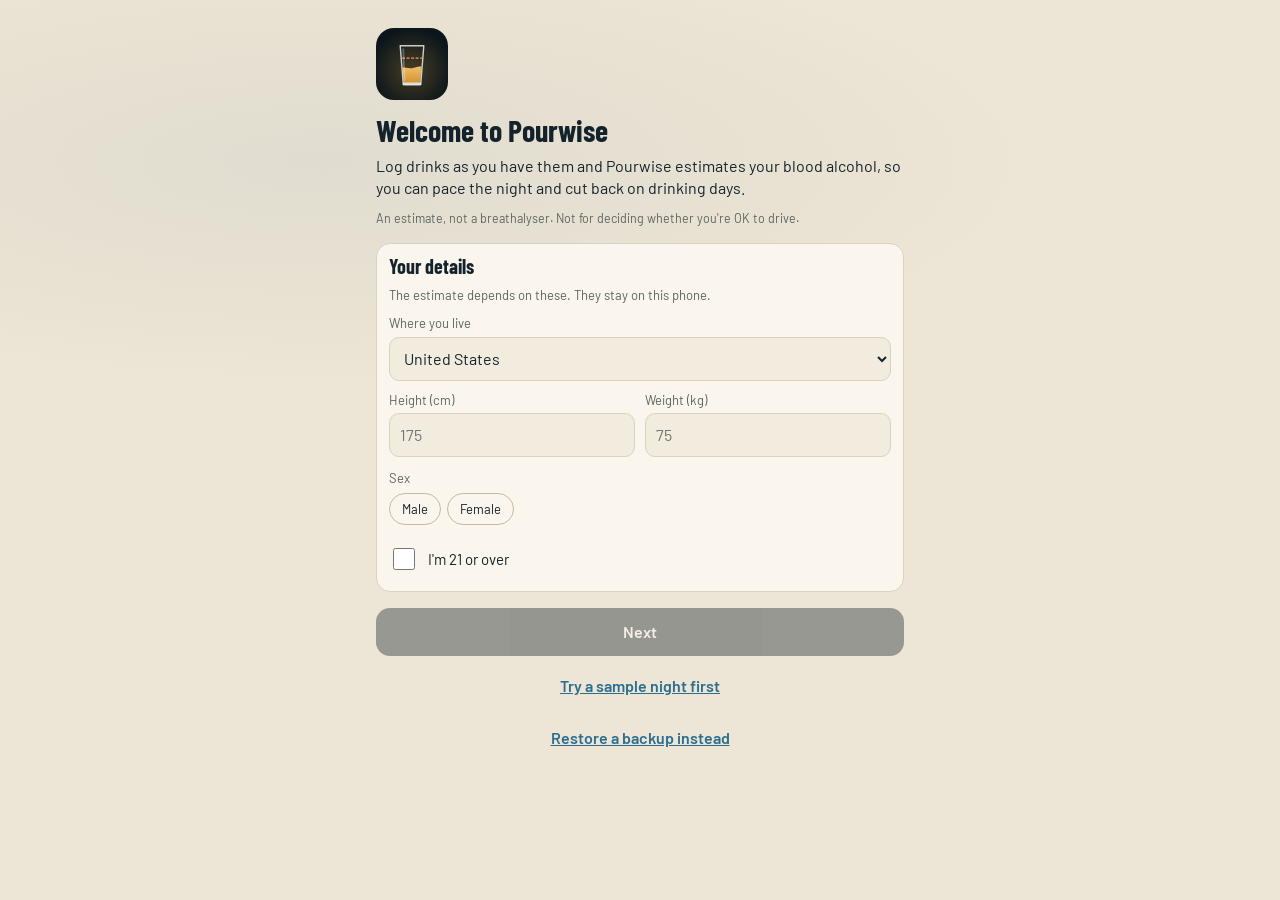
<file: index.html>
<!doctype html>
<html lang="en-AU" data-theme="dark">
<head>
<meta charset="utf-8">
<meta name="viewport" content="width=device-width, initial-scale=1, viewport-fit=cover">
<meta name="color-scheme" content="dark light">
<meta name="theme-color" content="#0B151B">
<meta name="description" content="A personal drink tracker that estimates blood alcohol and helps cut back on drinking days. An estimate, not a breathalyser.">
<link rel="icon" href="./icons/favicon-32.png" sizes="32x32" type="image/png">
<link rel="icon" href="./icons/icon.svg" type="image/svg+xml">
<link rel="apple-touch-icon" href="./icons/apple-touch-icon.png">
<title>Pourwise</title>
  <script type="module" crossorigin src="./assets/index-B4nh041a.js"></script>
  <link rel="stylesheet" crossorigin href="./assets/index-Da05Kb_V.css">
<link rel="manifest" href="./manifest.webmanifest"></head>
<body>
<div id="app"></div>
</body>
</html>
</file>
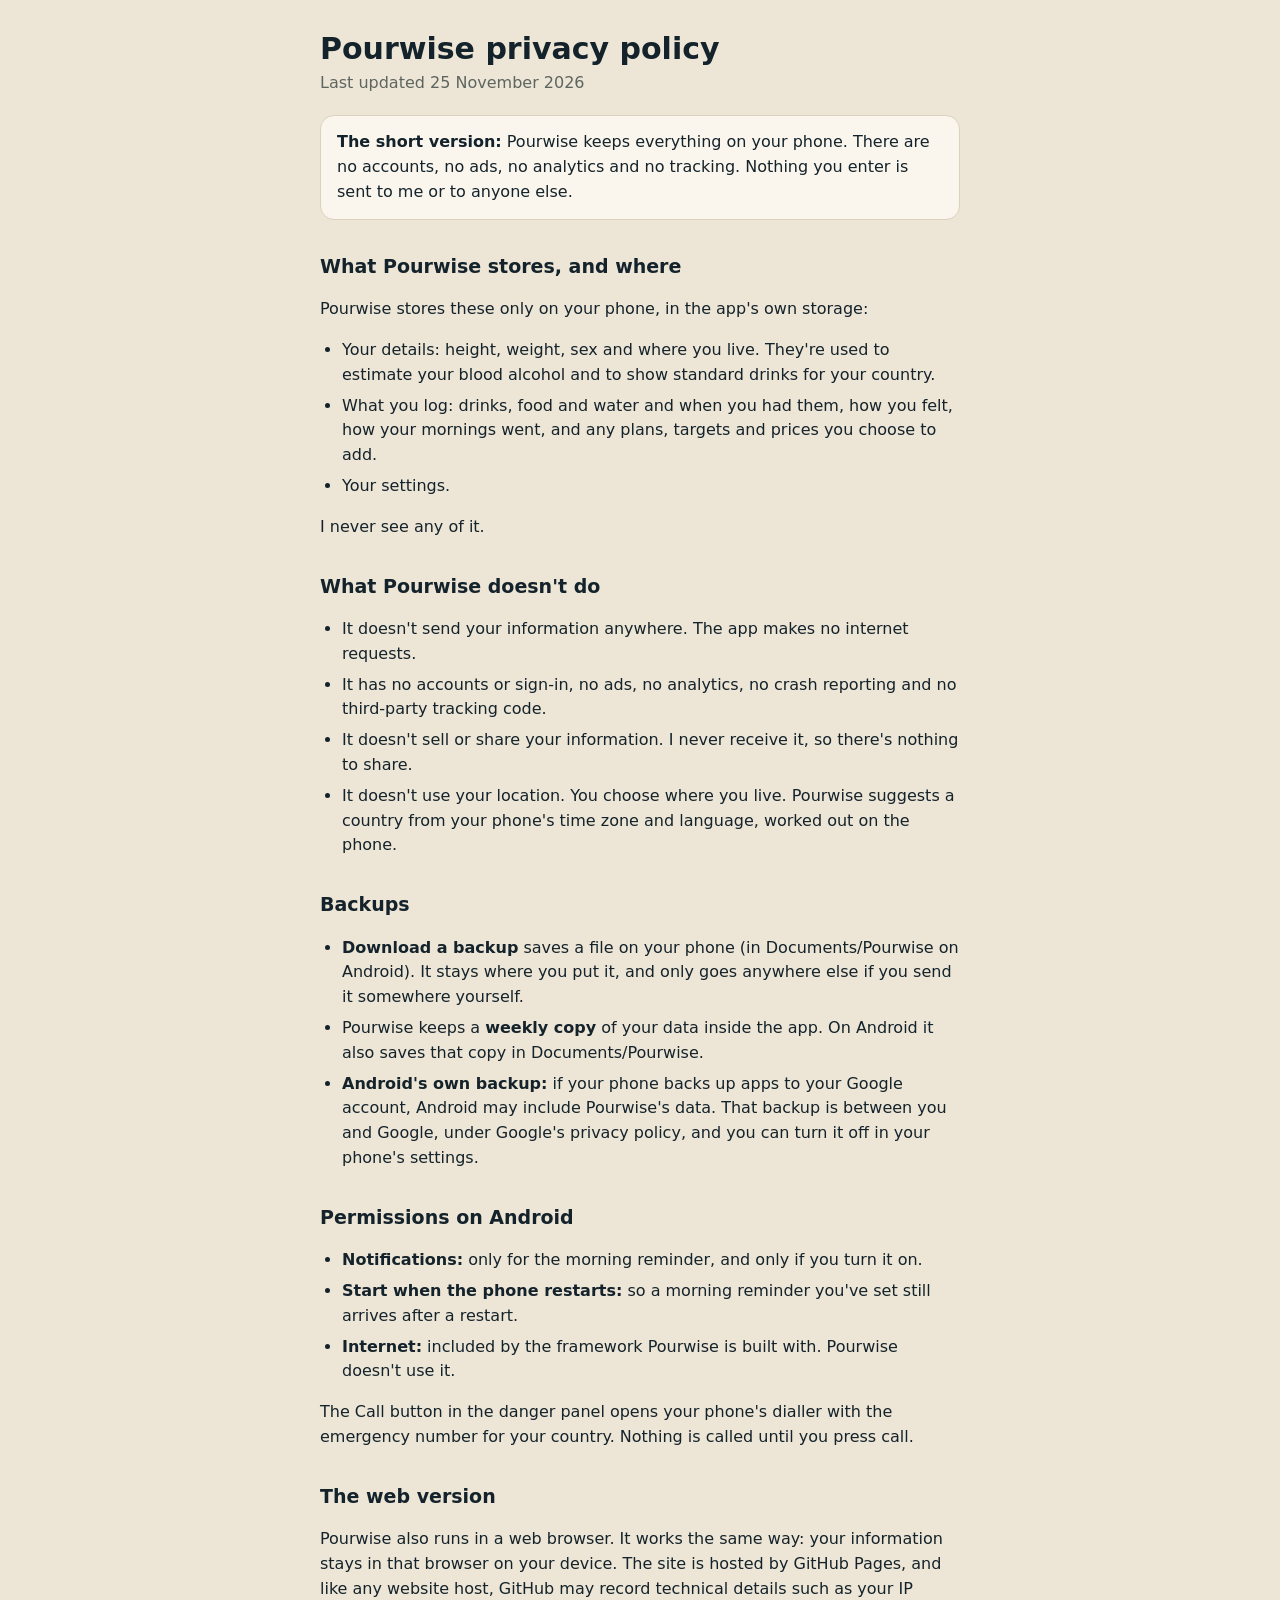
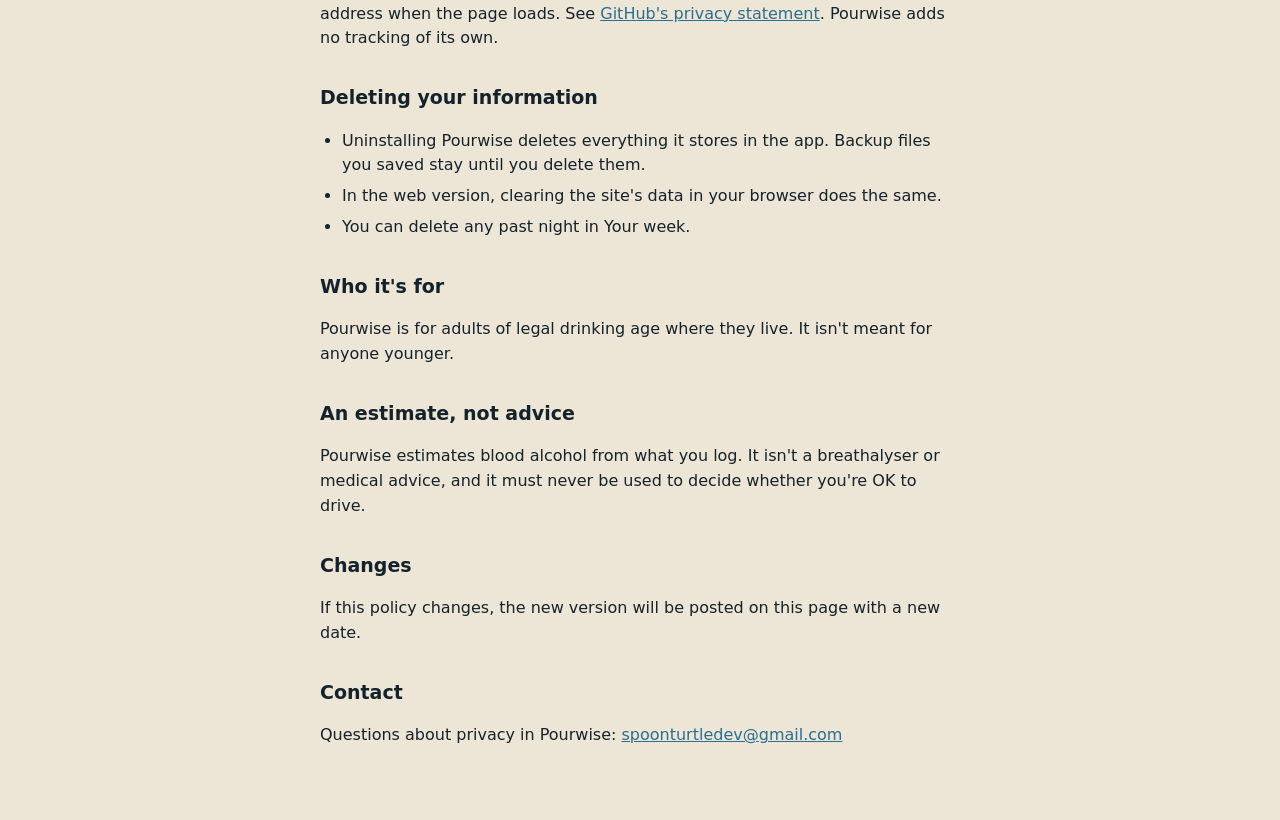
<file: privacy.html>
<!doctype html>
<html lang="en-AU">
<head>
<meta charset="utf-8">
<meta name="viewport" content="width=device-width, initial-scale=1">
<meta name="color-scheme" content="dark light">
<meta name="description" content="Pourwise keeps everything on your phone: no accounts, no ads, no analytics and no tracking.">
<link rel="icon" href="./icons/favicon-32.png" sizes="32x32" type="image/png">
<title>Pourwise privacy policy</title>
<style>
  /* Pourwise's own colours (src/ui/theme.css): night first, day when the phone is set to light. */
  :root {
    --bg: #0b151b;
    --surface: #13222a;
    --ink: #e5edef;
    --muted: #8ea1a9;
    --line: #24363f;
    --link: #6fb6d8;
  }
  @media (prefers-color-scheme: light) {
    :root {
      --bg: #ede5d5;
      --surface: #faf6ed;
      --ink: #14232b;
      --muted: #5d6560;
      --line: #dbd1bd;
      --link: #2b6e8f;
    }
  }
  body {
    margin: 0;
    background: var(--bg);
    color: var(--ink);
    font: 16px/1.55 system-ui, -apple-system, 'Segoe UI', Roboto, sans-serif;
  }
  main {
    max-width: 640px;
    margin: 0 auto;
    padding: 32px 16px 56px;
  }
  h1 {
    margin: 0 0 4px;
    font-size: 30px;
    line-height: 1.15;
  }
  h2 {
    margin: 32px 0 8px;
    font-size: 19px;
  }
  .date {
    margin: 0 0 20px;
    color: var(--muted);
  }
  .short {
    margin: 0;
    padding: 14px 16px;
    border: 1px solid var(--line);
    border-radius: 14px;
    background: var(--surface);
  }
  ul {
    padding-left: 22px;
  }
  li {
    margin: 6px 0;
  }
  a {
    color: var(--link);
  }
</style>
</head>
<body>
<main>
  <h1>Pourwise privacy policy</h1>
  <p class="date">Last updated 25 November 2026</p>

  <p class="short">
    <strong>The short version:</strong> Pourwise keeps everything on your phone. There are no accounts, no ads, no
    analytics and no tracking. Nothing you enter is sent to me or to anyone else.
  </p>

  <h2>What Pourwise stores, and where</h2>
  <p>Pourwise stores these only on your phone, in the app's own storage:</p>
  <ul>
    <li>Your details: height, weight, sex and where you live. They're used to estimate your blood alcohol and to show standard drinks for your country.</li>
    <li>What you log: drinks, food and water and when you had them, how you felt, how your mornings went, and any plans, targets and prices you choose to add.</li>
    <li>Your settings.</li>
  </ul>
  <p>I never see any of it.</p>

  <h2>What Pourwise doesn't do</h2>
  <ul>
    <li>It doesn't send your information anywhere. The app makes no internet requests.</li>
    <li>It has no accounts or sign-in, no ads, no analytics, no crash reporting and no third-party tracking code.</li>
    <li>It doesn't sell or share your information. I never receive it, so there's nothing to share.</li>
    <li>It doesn't use your location. You choose where you live. Pourwise suggests a country from your phone's time zone and language, worked out on the phone.</li>
  </ul>

  <h2>Backups</h2>
  <ul>
    <li><strong>Download a backup</strong> saves a file on your phone (in Documents/Pourwise on Android). It stays where you put it, and only goes anywhere else if you send it somewhere yourself.</li>
    <li>Pourwise keeps a <strong>weekly copy</strong> of your data inside the app. On Android it also saves that copy in Documents/Pourwise.</li>
    <li><strong>Android's own backup:</strong> if your phone backs up apps to your Google account, Android may include Pourwise's data. That backup is between you and Google, under Google's privacy policy, and you can turn it off in your phone's settings.</li>
  </ul>

  <h2>Permissions on Android</h2>
  <ul>
    <li><strong>Notifications:</strong> only for the morning reminder, and only if you turn it on.</li>
    <li><strong>Start when the phone restarts:</strong> so a morning reminder you've set still arrives after a restart.</li>
    <li><strong>Internet:</strong> included by the framework Pourwise is built with. Pourwise doesn't use it.</li>
  </ul>
  <p>The Call button in the danger panel opens your phone's dialler with the emergency number for your country. Nothing is called until you press call.</p>

  <h2>The web version</h2>
  <p>
    Pourwise also runs in a web browser. It works the same way: your information stays in that browser on your
    device. The site is hosted by GitHub Pages, and like any website host, GitHub may record technical details such as
    your IP address when the page loads. See
    <a href="https://docs.github.com/en/site-policy/privacy-policies/github-general-privacy-statement">GitHub's privacy statement</a>.
    Pourwise adds no tracking of its own.
  </p>

  <h2>Deleting your information</h2>
  <ul>
    <li>Uninstalling Pourwise deletes everything it stores in the app. Backup files you saved stay until you delete them.</li>
    <li>In the web version, clearing the site's data in your browser does the same.</li>
    <li>You can delete any past night in Your week.</li>
  </ul>

  <h2>Who it's for</h2>
  <p>Pourwise is for adults of legal drinking age where they live. It isn't meant for anyone younger.</p>

  <h2>An estimate, not advice</h2>
  <p>
    Pourwise estimates blood alcohol from what you log. It isn't a breathalyser or medical advice, and it must never
    be used to decide whether you're OK to drive.
  </p>

  <h2>Changes</h2>
  <p>If this policy changes, the new version will be posted on this page with a new date.</p>

  <h2>Contact</h2>
  <p>Questions about privacy in Pourwise: <a href="mailto:spoonturtledev@gmail.com">spoonturtledev@gmail.com</a></p>
</main>
</body>
</html>
</file>
<file: assets/index-Da05Kb_V.css>
@font-face{font-family:Barlow;font-style:normal;font-display:swap;font-weight:400;src:url(./barlow-vietnamese-400-normal-Dpl4UHAZ.woff2)format("woff2"),url(./barlow-vietnamese-400-normal-BFeobeCK.woff)format("woff");unicode-range:U+102-103,U+110-111,U+128-129,U+168-169,U+1A0-1A1,U+1AF-1B0,U+300-301,U+303-304,U+308-309,U+323,U+329,U+1EA0-1EF9,U+20AB}@font-face{font-family:Barlow;font-style:normal;font-display:swap;font-weight:400;src:url(./barlow-latin-ext-400-normal-HxX4XjxC.woff2)format("woff2"),url(./barlow-latin-ext-400-normal-CvBsJvxq.woff)format("woff");unicode-range:U+100-2BA,U+2BD-2C5,U+2C7-2CC,U+2CE-2D7,U+2DD-2FF,U+304,U+308,U+329,U+1D00-1DBF,U+1E00-1E9F,U+1EF2-1EFF,U+2020,U+20A0-20AB,U+20AD-20C0,U+2113,U+2C60-2C7F,U+A720-A7FF}@font-face{font-family:Barlow;font-style:normal;font-display:swap;font-weight:400;src:url(./barlow-latin-400-normal-qiz4-Cze.woff2)format("woff2"),url(./barlow-latin-400-normal-fsAxiSwU.woff)format("woff");unicode-range:U+??,U+131,U+152-153,U+2BB-2BC,U+2C6,U+2DA,U+2DC,U+304,U+308,U+329,U+2000-206F,U+20AC,U+2122,U+2191,U+2193,U+2212,U+2215,U+FEFF,U+FFFD}@font-face{font-family:Barlow;font-style:normal;font-display:swap;font-weight:500;src:url(./barlow-vietnamese-500-normal-zTViEIzf.woff2)format("woff2"),url(./barlow-vietnamese-500-normal-GNfB7rCE.woff)format("woff");unicode-range:U+102-103,U+110-111,U+128-129,U+168-169,U+1A0-1A1,U+1AF-1B0,U+300-301,U+303-304,U+308-309,U+323,U+329,U+1EA0-1EF9,U+20AB}@font-face{font-family:Barlow;font-style:normal;font-display:swap;font-weight:500;src:url(./barlow-latin-ext-500-normal-DOaysfXq.woff2)format("woff2"),url(./barlow-latin-ext-500-normal-CJPcKP2Q.woff)format("woff");unicode-range:U+100-2BA,U+2BD-2C5,U+2C7-2CC,U+2CE-2D7,U+2DD-2FF,U+304,U+308,U+329,U+1D00-1DBF,U+1E00-1E9F,U+1EF2-1EFF,U+2020,U+20A0-20AB,U+20AD-20C0,U+2113,U+2C60-2C7F,U+A720-A7FF}@font-face{font-family:Barlow;font-style:normal;font-display:swap;font-weight:500;src:url(./barlow-latin-500-normal-BPAOfeC8.woff2)format("woff2"),url(./barlow-latin-500-normal-C1h8hMer.woff)format("woff");unicode-range:U+??,U+131,U+152-153,U+2BB-2BC,U+2C6,U+2DA,U+2DC,U+304,U+308,U+329,U+2000-206F,U+20AC,U+2122,U+2191,U+2193,U+2212,U+2215,U+FEFF,U+FFFD}@font-face{font-family:Barlow;font-style:normal;font-display:swap;font-weight:600;src:url(./barlow-vietnamese-600-normal-DcjprdFV.woff2)format("woff2"),url(./barlow-vietnamese-600-normal-CA_GiK2e.woff)format("woff");unicode-range:U+102-103,U+110-111,U+128-129,U+168-169,U+1A0-1A1,U+1AF-1B0,U+300-301,U+303-304,U+308-309,U+323,U+329,U+1EA0-1EF9,U+20AB}@font-face{font-family:Barlow;font-style:normal;font-display:swap;font-weight:600;src:url(./barlow-latin-ext-600-normal-B8NK_A3D.woff2)format("woff2"),url(./barlow-latin-ext-600-normal-DMVRjfRT.woff)format("woff");unicode-range:U+100-2BA,U+2BD-2C5,U+2C7-2CC,U+2CE-2D7,U+2DD-2FF,U+304,U+308,U+329,U+1D00-1DBF,U+1E00-1E9F,U+1EF2-1EFF,U+2020,U+20A0-20AB,U+20AD-20C0,U+2113,U+2C60-2C7F,U+A720-A7FF}@font-face{font-family:Barlow;font-style:normal;font-display:swap;font-weight:600;src:url(./barlow-latin-600-normal-DILqtrty.woff2)format("woff2"),url(./barlow-latin-600-normal-CNwfPWQD.woff)format("woff");unicode-range:U+??,U+131,U+152-153,U+2BB-2BC,U+2C6,U+2DA,U+2DC,U+304,U+308,U+329,U+2000-206F,U+20AC,U+2122,U+2191,U+2193,U+2212,U+2215,U+FEFF,U+FFFD}@font-face{font-family:Barlow Condensed;font-style:normal;font-display:swap;font-weight:500;src:url(./barlow-condensed-vietnamese-500-normal-DjeaNLFD.woff2)format("woff2"),url(./barlow-condensed-vietnamese-500-normal-CsrJDWc5.woff)format("woff");unicode-range:U+102-103,U+110-111,U+128-129,U+168-169,U+1A0-1A1,U+1AF-1B0,U+300-301,U+303-304,U+308-309,U+323,U+329,U+1EA0-1EF9,U+20AB}@font-face{font-family:Barlow Condensed;font-style:normal;font-display:swap;font-weight:500;src:url(./barlow-condensed-latin-ext-500-normal-yA5ONLQ9.woff2)format("woff2"),url(./barlow-condensed-latin-ext-500-normal-B1RE8WP7.woff)format("woff");unicode-range:U+100-2BA,U+2BD-2C5,U+2C7-2CC,U+2CE-2D7,U+2DD-2FF,U+304,U+308,U+329,U+1D00-1DBF,U+1E00-1E9F,U+1EF2-1EFF,U+2020,U+20A0-20AB,U+20AD-20C0,U+2113,U+2C60-2C7F,U+A720-A7FF}@font-face{font-family:Barlow Condensed;font-style:normal;font-display:swap;font-weight:500;src:url(./barlow-condensed-latin-500-normal-BgYH2mbd.woff2)format("woff2"),url(./barlow-condensed-latin-500-normal-HIEiP5Ov.woff)format("woff");unicode-range:U+??,U+131,U+152-153,U+2BB-2BC,U+2C6,U+2DA,U+2DC,U+304,U+308,U+329,U+2000-206F,U+20AC,U+2122,U+2191,U+2193,U+2212,U+2215,U+FEFF,U+FFFD}@font-face{font-family:Barlow Condensed;font-style:normal;font-display:swap;font-weight:600;src:url(./barlow-condensed-vietnamese-600-normal-A5AYRdjN.woff2)format("woff2"),url(./barlow-condensed-vietnamese-600-normal-CNlPk46_.woff)format("woff");unicode-range:U+102-103,U+110-111,U+128-129,U+168-169,U+1A0-1A1,U+1AF-1B0,U+300-301,U+303-304,U+308-309,U+323,U+329,U+1EA0-1EF9,U+20AB}@font-face{font-family:Barlow Condensed;font-style:normal;font-display:swap;font-weight:600;src:url(./barlow-condensed-latin-ext-600-normal-18ESti3H.woff2)format("woff2"),url(./barlow-condensed-latin-ext-600-normal-Clv9cIcR.woff)format("woff");unicode-range:U+100-2BA,U+2BD-2C5,U+2C7-2CC,U+2CE-2D7,U+2DD-2FF,U+304,U+308,U+329,U+1D00-1DBF,U+1E00-1E9F,U+1EF2-1EFF,U+2020,U+20A0-20AB,U+20AD-20C0,U+2113,U+2C60-2C7F,U+A720-A7FF}@font-face{font-family:Barlow Condensed;font-style:normal;font-display:swap;font-weight:600;src:url(./barlow-condensed-latin-600-normal-DepVgxBB.woff2)format("woff2"),url(./barlow-condensed-latin-600-normal-BFJEwTuo.woff)format("woff");unicode-range:U+??,U+131,U+152-153,U+2BB-2BC,U+2C6,U+2DA,U+2DC,U+304,U+308,U+329,U+2000-206F,U+20AC,U+2122,U+2191,U+2193,U+2212,U+2215,U+FEFF,U+FFFD}@font-face{font-family:Barlow Condensed;font-style:normal;font-display:swap;font-weight:700;src:url(./barlow-condensed-vietnamese-700-normal-DYeBwlKR.woff2)format("woff2"),url(./barlow-condensed-vietnamese-700-normal-DhIzd8Tb.woff)format("woff");unicode-range:U+102-103,U+110-111,U+128-129,U+168-169,U+1A0-1A1,U+1AF-1B0,U+300-301,U+303-304,U+308-309,U+323,U+329,U+1EA0-1EF9,U+20AB}@font-face{font-family:Barlow Condensed;font-style:normal;font-display:swap;font-weight:700;src:url(./barlow-condensed-latin-ext-700-normal-CwuXbfVR.woff2)format("woff2"),url(./barlow-condensed-latin-ext-700-normal-BIHFfxf0.woff)format("woff");unicode-range:U+100-2BA,U+2BD-2C5,U+2C7-2CC,U+2CE-2D7,U+2DD-2FF,U+304,U+308,U+329,U+1D00-1DBF,U+1E00-1E9F,U+1EF2-1EFF,U+2020,U+20A0-20AB,U+20AD-20C0,U+2113,U+2C60-2C7F,U+A720-A7FF}@font-face{font-family:Barlow Condensed;font-style:normal;font-display:swap;font-weight:700;src:url(./barlow-condensed-latin-700-normal-v1xN8_Wq.woff2)format("woff2"),url(./barlow-condensed-latin-700-normal-Dmwat-ge.woff)format("woff");unicode-range:U+??,U+131,U+152-153,U+2BB-2BC,U+2C6,U+2DA,U+2DC,U+304,U+308,U+329,U+2000-206F,U+20AC,U+2122,U+2191,U+2193,U+2212,U+2215,U+FEFF,U+FFFD}:root,:root[data-theme=dark]{--lightningcss-light: ;--lightningcss-dark:initial;color-scheme:dark;--bg:#0b151b;--surface:#13222a;--ink:#e5edef;--ink-2:#c9d3d6;--muted:#8ea1a9;--range:#a9b8be;--line:#24363f;--line-2:#3a4f59;--tile:#0b151b;--tile-line:#2c424c;--card-line:#13222a;--z-sober:#5e7782;--z-merry:#d9c45c;--z-buzzed:#e3a43a;--z-drunk:#d9732b;--z-heavy:#c23e36;--z-danger:#b0305a;--zt-sober:#8ea1a9;--zt-merry:#d9c45c;--zt-buzzed:#e3a43a;--zt-drunk:#f08a3e;--zt-heavy:#e8706a;--zt-danger:#e0607e;--zl-merry:#d9c45c;--zl-buzzed:#e3a43a;--zl-drunk:#f08a3e;--zl-heavy:#e8706a;--zl-danger:#e0607e;--water:#6fb6d8;--water-solid:#2f7fa6;--food:#8cc891;--warn-bg:#2a1e14;--warn-line:#d9732b;--warn-accent:#f09a5b;--danger-bg:#2a1019;--danger-line:#b0305a;--danger-ink:#e9d3da;--danger-button:#b0305a;--glass-edge:#e5edef1a;--glass-mid:#e5edef08;--glass-outline:#5b7480;--glass-gloss:.18;--glass-shadow:#00000073;--peak:#f09a5b;--scale-dim:.3;--band-merry:.07;--band-buzzed:.13;--band-drunk:.22;--band-heavy:.26;--band-danger:.3;--range-band:.08;--curve-glow:.6;--curve-glow-ahead:.45;--dock:#13222a;--dock-line:#24363f;--dock-shadow:none;--chip-on:#e5edef;--chip-on-ink:#0b151b;--fav:#e5edef;--fav-ink:#0b151b;--fav-sub:#3a4f59;--fav-shadow:0 3px 0 #8ea1a9;--toast:#e5edef;--toast-ink:#0b151b;--fav-water:#6fb6d8;--fav-water-ink:#0b151b;--fav-water-sub:#1d4457;--fav-water-shadow:0 3px 0 #2f7fa6;--scrim:#040a0e8c}:root[data-theme=light]{--lightningcss-light:initial;--lightningcss-dark: ;color-scheme:light;--bg:#ede5d5;--surface:#faf6ed;--ink:#14232b;--ink-2:#14232b;--muted:#5d6560;--range:#5a6a71;--line:#dbd1bd;--line-2:#c6baa2;--tile:#f2ecdf;--tile-line:#dbd1bd;--card-line:#dbd1bd;--z-sober:#8fa7ae;--z-danger:#8e1c3c;--zt-sober:#5a6a71;--zt-merry:#6f6216;--zt-buzzed:#8a5a0f;--zt-drunk:#a4501a;--zt-heavy:#a0302a;--zt-danger:#8e1c3c;--zl-merry:#9c8a1e;--zl-buzzed:#b07a1e;--zl-drunk:#b8551c;--zl-heavy:#b23a33;--zl-danger:#8e1c3c;--water:#2b6e8f;--water-solid:#2b6e8f;--food:#3f7a44;--warn-bg:#f6e4d6;--warn-line:#d9732b;--warn-accent:#a4501a;--danger-bg:#f7e3ea;--danger-line:#8e1c3c;--danger-ink:#14232b;--danger-button:#8e1c3c;--glass-edge:#14232b14;--glass-mid:#ffffff8c;--glass-outline:#aea38c;--glass-gloss:.75;--glass-shadow:#14232b24;--peak:#a4501a;--band-merry:.12;--band-buzzed:.17;--band-drunk:.24;--band-heavy:.26;--band-danger:.3;--range-band:.07;--curve-glow:.35;--curve-glow-ahead:.25;--dock:#faf6ed;--dock-line:#dbd1bd;--dock-shadow:0 -6px 20px #14232b0f;--chip-on:#14232b;--chip-on-ink:#ede5d5;--fav:#14232b;--fav-ink:#fff;--fav-sub:#c9d6d8;--fav-shadow:0 3px 0 #000;--toast:#14232b;--toast-ink:#fff;--fav-water:#2b6e8f;--fav-water-ink:#fff;--fav-water-sub:#d4e7f0;--fav-water-shadow:0 3px 0 #17435a;--scrim:#040a0e73}:root{--cond:"Barlow Condensed", "Arial Narrow", "Roboto Condensed", sans-serif;--body:"Barlow", "Segoe UI", Roboto, Helvetica, Arial, sans-serif;--glow:var(--z-sober)}*,:before,:after{box-sizing:border-box}html{-webkit-text-size-adjust:100%;height:100%;scroll-padding-bottom:calc(240px + env(safe-area-inset-bottom,0px));scroll-padding-top:12px}body{background:radial-gradient(80% 35% at 25% 18%, color-mix(in srgb, var(--glow) 14%, transparent), transparent 70%) fixed, var(--bg);min-height:100%;color:var(--ink);font-family:var(--body);-webkit-tap-highlight-color:transparent;margin:0;font-size:16px;line-height:1.4;transition:background-color .35s,color .35s}button,input,select{font:inherit;color:inherit}button{cursor:pointer}:focus-visible{outline:3px solid var(--water);outline-offset:2px}.app{max-width:560px;padding:calc(12px + env(safe-area-inset-top,0px)) 16px calc(230px + env(safe-area-inset-bottom,0px));margin:0 auto}.press{transition:transform .12s,box-shadow .12s,background-color .35s,color .35s,border-color .35s}.press:active{transform:translateY(2px)scale(.98)}.cond{font-family:var(--cond)}.fine{color:var(--muted);margin:10px 0 0;font-size:.78rem}@media (prefers-reduced-motion:reduce){*,:before,:after{transition:none!important;animation:none!important}}.data-last{margin:0 0 10px;font-size:15px;font-weight:600}.data-row{flex-wrap:wrap;gap:8px;display:flex}.data-sub{margin:18px 0 6px;font-size:15px;font-weight:600}.data-file{display:none}.data-paste{flex-direction:column;align-items:flex-start;gap:8px;margin-top:10px;display:flex}.data-paste textarea{border:1px solid var(--tile-line);background:var(--tile);width:100%;height:120px;color:var(--ink);resize:vertical;border-radius:10px;padding:8px 10px;font:13px/1.4 ui-monospace,monospace}.data-error{border-left:4px solid var(--danger-line);background:var(--danger-bg);color:var(--danger-ink);border-radius:8px;margin:10px 0 0;padding:10px 12px;font-size:14px}.data-preview{border:1px solid var(--line-2);background:var(--tile);border-radius:12px;margin-top:12px;padding:12px;font-size:15px}.data-preview p{margin:0 0 8px}.data-warn{font-weight:600}.small-btn.data-go{border-color:var(--chip-on);background:var(--chip-on);color:var(--chip-on-ink)}.copies{margin:0;padding:0;list-style:none}.copies li{border-top:1px solid var(--line);justify-content:space-between;align-items:center;gap:10px;padding:6px 0;font-size:15px;display:flex}.copies li:first-child{border-top:none}.cheer{border-left:4px solid var(--food);background:color-mix(in srgb, var(--food) 14%, var(--surface));border-radius:14px;align-items:center;gap:10px;margin:8px 0 12px;padding:6px 6px 6px 12px;animation:.35s ease-out cheer-in;display:flex}.cheer p{flex:1;margin:0;font-size:15px;font-weight:600}.cheer-tick{background:var(--food);width:28px;height:28px;color:var(--surface);border-radius:50%;flex:none;place-items:center;font-weight:700;display:grid}.cheer-x{width:44px;height:44px;color:var(--muted);background:0 0;border:none;flex:none;font-size:22px;line-height:1}@keyframes cheer-in{0%{opacity:0;transform:scale(.96)}to{opacity:1;transform:none}}@media (prefers-reduced-motion:reduce){.cheer{animation:none}}.dock{z-index:10;max-width:560px;padding:12px 16px calc(22px + env(safe-area-inset-bottom,0px));background:var(--dock);border-top:1px solid var(--dock-line);box-shadow:var(--dock-shadow);border-radius:22px 22px 0 0;flex-direction:column;gap:10px;margin:0 auto;transition:background-color .35s,border-color .35s;display:flex;position:fixed;bottom:0;left:0;right:0}.chips{flex-wrap:wrap;gap:6px;display:flex}.chip{border:1px solid var(--line-2);min-height:32px;color:var(--ink-2);white-space:nowrap;background:0 0;border-radius:999px;padding:5px 12px;font-size:13px;position:relative}.chip:before{content:"";position:absolute;inset:-6px -3px}.chip[aria-pressed=true]{background:var(--chip-on);border-color:var(--chip-on);color:var(--chip-on-ink)}.chip-pick{position:relative}.chip-pick input{opacity:0;pointer-events:none;border:0;width:1px;height:1px;padding:0;position:absolute;bottom:0;left:0}.fav{background:var(--fav);min-height:62px;color:var(--fav-ink);text-align:left;box-shadow:var(--fav-shadow);border:none;border-radius:16px;justify-content:space-between;align-items:center;gap:12px;padding:0 18px;display:flex;position:relative;overflow:hidden}.fav:active{box-shadow:0 1px #0000}.fav-text{min-width:0;position:relative}.fav-text b{font-size:17px;font-weight:600;display:block}.fav-text span{color:var(--fav-sub);font-size:13px;display:block}.fav-sd{font-size:26px;font-weight:700}.favs{display:grid}.favs-2{grid-template-columns:repeat(2,minmax(0,1fr));gap:8px}.favs-2 .fav{gap:6px;padding:0 12px 0 14px}.favs-2 .fav-text b{-webkit-line-clamp:2;-webkit-box-orient:vertical;font-size:16px;line-height:1.15;display:-webkit-box;overflow:hidden}.favs-2 .fav-sd{font-size:22px}.fav-water{background:var(--fav-water);color:var(--fav-water-ink);box-shadow:var(--fav-water-shadow)}.fav-water .fav-text span{color:var(--fav-water-sub)}.acts{grid-template-columns:repeat(3,minmax(0,1fr));gap:8px;display:grid}.acts-2{grid-template-columns:repeat(2,minmax(0,1fr))}.act{border:1px solid var(--line-2);min-height:48px;color:var(--ink);background:0 0;border-radius:14px;padding:0 6px;font-weight:600;position:relative;overflow:hidden}.act-water{border-color:var(--water);color:var(--water)}.act-food{border-color:var(--food);color:var(--food)}.act-label{position:relative}.ripple-host{pointer-events:none;position:absolute;inset:0}.ripple{background:var(--water);opacity:0;border-radius:50%;width:60px;height:60px;margin:-30px 0 0 -30px;animation:.7s ease-out ripple;position:absolute;top:50%;left:50%}.fav-water .ripple{background:var(--fav-water-ink)}@keyframes ripple{0%{opacity:.45;transform:scale(0)}to{opacity:0;transform:scale(2.4)}}.card{background:var(--surface);border:1px solid var(--card-line);border-radius:14px;margin-top:10px;padding:10px 12px;transition:background-color .35s,border-color .35s}.curve{padding-bottom:6px}.curve-head{color:var(--muted);justify-content:space-between;align-items:baseline;gap:8px;font-size:13px;display:flex}.curve-title{color:var(--ink);font-size:16px;font-weight:600}.curve-empty{color:var(--muted);margin:6px 0 4px;font-size:14px}.curve-wrap{width:100%;margin-top:4px}.curve-wrap svg{display:block;overflow:visible}.curve-range{fill:var(--ink);opacity:var(--range-band)}.curve-ceiling{stroke:var(--muted);stroke-dasharray:2 3}.curve-text,.curve-text text{font-family:var(--cond);fill:var(--muted);font-size:10px}.curve-line,.curve-glow{fill:none;stroke:url(#curve-zones);stroke-linecap:round;stroke-linejoin:round}.curve-line{stroke-width:2.75px}.curve-glow{stroke-width:6px;opacity:var(--curve-glow)}.curve-glow-ahead{stroke-width:5px;opacity:var(--curve-glow-ahead)}.curve-ahead{stroke-width:2.25px;stroke-dasharray:5 4}.curve-peak{fill:var(--bg);stroke-width:2px}.curve-now{fill:var(--ink);stroke-width:1.5px}.curve-pulse{fill:none;stroke-width:1.5px;animation:2.2s ease-out infinite curve-pulse}.tick{stroke-linecap:round}.tick-drink{stroke:var(--z-drunk);stroke-width:2px}.tick-food{stroke:var(--food);stroke-width:4px}.tick-water{stroke:var(--water);stroke-width:2.5px}.curve-draw{stroke-dasharray:1;animation:1.4s ease-out both curve-draw}.curve-later{animation:.8s ease-out 1.2s both curve-fade}@keyframes curve-draw{0%{stroke-dashoffset:1px}to{stroke-dashoffset:0}}@keyframes curve-fade{0%{opacity:0}to{opacity:1}}@keyframes curve-pulse{0%{r:4.5;opacity:.6}to{r:12;opacity:0}}.curve-plan-line{fill:none;stroke:var(--ink);stroke-width:1.5px;stroke-dasharray:1 4;stroke-linecap:round;opacity:.55}.curve-plan-peak{fill:var(--surface);stroke:var(--ink);stroke-width:1.5px;opacity:.7}.danger{border:2px solid var(--danger-line);background:var(--danger-bg);color:var(--danger-ink);border-radius:16px;margin-top:8px;padding:14px 16px}.danger h2{color:var(--ink);margin:0;font-size:26px;font-weight:700;line-height:1.1}.danger p{margin:8px 0 0;font-size:15px}.danger-call{background:var(--danger-button);color:#fff;border-radius:14px;justify-content:center;align-items:center;gap:10px;min-height:56px;margin-top:12px;font-size:20px;font-weight:700;text-decoration:none;display:flex}.glass{flex:none;overflow:visible}.liq-top{stop-color:color-mix(in srgb, var(--liq) 72%, #fff)}.liq-mid{stop-color:var(--liq)}.liq-bottom{stop-color:color-mix(in srgb, var(--liq) 78%, #000)}.liq-back{fill:color-mix(in srgb, var(--liq) 85%, #000);opacity:.55}.liq-surface{fill:none;stroke:color-mix(in srgb, var(--liq) 35%, #fff);stroke-width:1.5px;opacity:.8}.liq-top,.liq-mid,.liq-bottom,.liq-back,.liq-surface{transition:stop-color .8s,fill .8s,stroke .8s}.body-edge{stop-color:var(--glass-edge)}.body-mid{stop-color:var(--glass-mid)}.glass-shadow{fill:var(--glass-shadow)}.gloss{stroke:#fff;stroke-linecap:round;opacity:var(--glass-gloss)}.glass-outline{fill:none;stroke:var(--glass-outline);stroke-linejoin:round;stroke-linecap:round}.liquid{transition:transform 6s cubic-bezier(.25,.8,.25,1)}.peak-line{stroke:var(--peak);stroke-width:2.5px;stroke-dasharray:4 3;transition:transform .9s cubic-bezier(.3,1.5,.45,1),opacity .4s}.wave-a{animation:5s linear infinite wave-left}.wave-b{animation:7.5s linear infinite wave-right}@keyframes wave-left{0%{transform:translate(0)}to{transform:translate(-60px)}}@keyframes wave-right{0%{transform:translate(-60px)}to{transform:translate(0)}}.slosh-a,.slosh-b{transform-box:view-box;transform-origin:60px 0}.slosh-a{animation:1.7s cubic-bezier(.3,.6,.3,1) slosh-a}.slosh-b{animation:1.7s cubic-bezier(.3,.6,.3,1) slosh-b}@keyframes slosh-a{0%{transform:rotate(0)}12%{transform:rotate(-8deg)scaleY(1.6)}30%{transform:rotate(6deg)scaleY(1.4)}50%{transform:rotate(-3.5deg)scaleY(1.2)}70%{transform:rotate(1.5deg)}to{transform:rotate(0)}}@keyframes slosh-b{0%{transform:rotate(0)}12%{transform:rotate(-8deg)scaleY(1.6)}30%{transform:rotate(6deg)scaleY(1.4)}50%{transform:rotate(-3.5deg)scaleY(1.2)}70%{transform:rotate(1.5deg)}to{transform:rotate(0)}}.seg{opacity:var(--scale-dim);transition:opacity .5s}.seg-lit{opacity:1}.seg-glow{opacity:.45;animation:3.5s ease-in-out infinite breathe}@keyframes breathe{0%,to{opacity:.32}50%{opacity:.5}}.seg-label{font-family:var(--cond);fill:var(--muted);font-size:13px}.seg-label-lit{font-weight:700}.hero{align-items:center;gap:12px;margin-top:6px;display:flex}.hero-text{flex-direction:column;gap:2px;min-width:0;display:flex}.hero-zone{font-size:30px;font-weight:700;line-height:1;transition:color .8s}.hero-bac{font-variant-numeric:tabular-nums;font-size:64px;font-weight:600;line-height:.95}.hero-range{color:var(--range);font-size:14px}.hero-clear{color:var(--muted);margin-top:6px;font-size:13px}.hero-clear span{display:block}@media (width<=380px){.hero .glass{width:122px;height:176px}.hero{gap:10px}}.hero-tuned{color:var(--muted);margin-top:4px;font-size:12px}.hero-say{color:var(--ink-2);margin:8px 0 0;font-size:14px}.headed{border:1px solid var(--line);background:var(--surface);border-radius:14px;align-items:flex-start;gap:10px;margin-top:8px;padding:10px 14px;display:flex}.headed svg{color:var(--headed-accent,var(--ink));flex:none;margin-top:3px}.headed-line{font-weight:600}.headed-zone{color:var(--headed-accent,var(--ink))}.headed-sub{color:var(--ink-2);font-size:14px}.headed-calm{--headed-accent:var(--zt-buzzed)}.headed-warn{--headed-accent:var(--warn-accent);background:var(--warn-bg);border-color:var(--warn-line)}.headed-danger{--headed-accent:var(--zt-danger);background:var(--danger-bg);border-color:var(--danger-line)}.headed-pulse{animation:1.6s ease-in-out infinite headed-pulse}@keyframes headed-pulse{0%,to{box-shadow:0 0 0 0 color-mix(in srgb, var(--danger-line) 50%, transparent)}50%{box-shadow:0 0 0 6px color-mix(in srgb, var(--danger-line) 0%, transparent)}}.plan-peak{background:var(--tile);border-radius:12px;margin:14px 0 0;padding:10px 12px;font-size:15px}.plan-peak-over{border-left:4px solid var(--warn-line);background:var(--warn-bg)}.plan-actions{margin-top:16px}.plan-line{color:var(--ink-2);margin:8px 0 0;font-size:15px}.plan-line b{font-family:var(--cond);font-size:18px}.plan-over{border-left:4px solid var(--warn-line);background:var(--warn-bg);color:var(--ink);border-radius:8px;padding:6px 10px}.sheet-body .chips{margin:4px 0 12px}.presets{grid-template-columns:repeat(2,minmax(0,1fr));gap:8px;display:grid}.preset{border:1px solid var(--tile-line);background:var(--tile);text-align:left;border-radius:14px;justify-content:space-between;align-items:center;gap:8px;min-height:64px;padding:8px 12px;display:flex}.preset-text{min-width:0}.preset-text b{font-size:15px;font-weight:600;line-height:1.2;display:block}.preset-text span{color:var(--muted);margin-top:2px;font-size:12px;line-height:1.25;display:block}.preset-sd{flex:none;font-size:22px;font-weight:700}.preset-fav{border-color:var(--ink)}.custom{margin-top:8px}.custom-toggle{border:1px dashed var(--line-2);background:0 0;border-radius:14px;width:100%;min-height:48px;font-weight:600}.custom-form{grid-template-columns:repeat(2,minmax(0,1fr));gap:10px;margin-top:10px;display:grid}.custom-form .full{grid-column:1/-1}.custom-form label{color:var(--muted);flex-direction:column;gap:4px;font-size:13px;display:flex}.custom-form input{border:1px solid var(--tile-line);background:var(--tile);min-height:44px;color:var(--ink);border-radius:10px;padding:8px 10px;font-size:16px}.custom-calc{justify-content:space-between;align-items:center;gap:10px;display:flex}.custom-out{color:var(--range);font-size:14px}.custom-error{color:var(--zt-heavy)}.primary{background:var(--fav);min-height:48px;color:var(--fav-ink);white-space:nowrap;border:none;border-radius:14px;padding:0 18px;font-weight:600}.food-grid{grid-template-columns:repeat(2,minmax(0,1fr));gap:8px;display:grid}.food-btn{border:1px solid var(--food);text-align:left;background:0 0;border-radius:14px;flex-direction:column;align-items:flex-start;gap:4px;min-height:88px;padding:12px 14px;display:flex}.food-btn b{color:var(--food);font-size:18px;font-weight:600}.food-btn span{color:var(--muted);font-size:13px;line-height:1.3}.feel-grid{gap:8px;display:grid}.feel-btn{border:1px solid var(--tile-line);background:var(--tile);text-align:left;border-radius:14px;align-items:center;gap:12px;min-height:52px;padding:8px 14px;display:flex}.feel-btn i{border-radius:50%;flex:none;width:14px;height:14px}.feel-btn b{font-weight:600}.feel-btn small{color:var(--muted);margin-left:8px;font-size:13px}.skip{width:100%;min-height:48px;color:var(--muted);background:0 0;border:none;margin-top:10px;font-weight:600;display:block}.offer{border:1px dashed var(--line-2);border-radius:14px;align-items:center;gap:8px;margin:0 0 10px;padding:8px 8px 8px 12px;font-size:14px;display:flex}.offer p{flex:1;margin:0}.small-btn.offer-save{flex:none;padding:0 14px}.offer-x{width:44px;height:44px;color:var(--muted);background:0 0;border:none;flex:none;font-size:22px;line-height:1}.custom-form label.keep{min-height:44px;color:var(--ink);flex-direction:row;align-items:center;gap:10px;font-size:15px}.keep input{width:22px;height:22px;min-height:0;accent-color:var(--chip-on)}.editor-name{color:var(--muted);flex-direction:column;gap:4px;font-size:13px;display:flex}.editor-name input,.pour input{border:1px solid var(--tile-line);background:var(--tile);min-height:44px;color:var(--ink);border-radius:10px;padding:8px 10px;font-size:16px}.editor .chips{flex-wrap:wrap}.editor-fields{margin-top:0}.pours .hint-top{margin-bottom:8px}.pour{grid-template-columns:minmax(0,1fr) minmax(0,1fr) 44px;align-items:end;gap:8px;margin-bottom:8px;display:grid}.pour label{color:var(--muted);flex-direction:column;gap:4px;font-size:13px;display:flex}.pour-x{border:1px solid var(--line-2);background:0 0;border-radius:10px;width:44px;height:44px;font-size:20px;line-height:1}.pour-x:disabled{opacity:.3}.editor-save{margin-top:14px}.editor-more{gap:8px;margin-top:14px;display:flex}.small-btn.editor-delete{border-color:var(--danger-line);color:var(--zt-danger)}.dlist{margin:0 0 10px;padding:0;list-style:none}.drow{border-top:1px solid var(--line);align-items:center;gap:6px;display:flex}.drow:first-child{border-top:none}.drow-main{text-align:left;background:0 0;border:none;flex:1;min-width:0;min-height:52px;padding:6px 0}.drow-main b{font-size:15px;font-weight:600;display:block}.drow-main span{color:var(--muted);white-space:nowrap;text-overflow:ellipsis;font-size:12px;display:block;overflow:hidden}.drow-sd{flex:none;font-size:20px;font-weight:700}.star{width:44px;height:44px;color:var(--muted);background:0 0;border:none;flex:none;font-size:22px;line-height:1}.star[aria-pressed=true]{color:var(--z-buzzed)}.drow-show{flex:none}.dhidden{margin-top:12px}.dhidden summary{cursor:pointer;align-items:center;min-height:44px;font-weight:600;display:flex}.drinks-add{margin-top:4px}.entry-time input{border:1px solid var(--tile-line);background:var(--tile);max-width:160px;min-height:44px;color:var(--ink);border-radius:10px;padding:8px 10px;font-size:16px}.entry-drinks{flex-wrap:wrap}.entry-out{margin:12px 0 0}.entry-actions{justify-content:space-between;align-items:center}.log-edit{text-align:left;background:0 0;border:none;flex:1;min-width:0;min-height:44px;padding:0;font-weight:500}.log-edit small{color:var(--muted);font-size:12px;font-weight:400;display:block}.sheet-layer{z-index:20;position:fixed;inset:0}.sheet-scrim{background:var(--scrim);animation:.22s ease-out sheet-fade;position:absolute;inset:0}.sheet{background:var(--dock);border-top:1px solid var(--dock-line);border-radius:22px 22px 0 0;outline:none;flex-direction:column;max-width:560px;max-height:88dvh;margin:0 auto;transition:transform .2s ease-out;animation:.26s cubic-bezier(.2,.8,.3,1) sheet-up;display:flex;position:absolute;bottom:0;left:0;right:0;box-shadow:0 -10px 30px #00000040}.sheet-closing .sheet{transition:transform .22s ease-in;transform:translateY(100%)}.sheet-closing .sheet-scrim{opacity:0;transition:opacity .22s}.sheet-grip{touch-action:none;cursor:grab;padding:8px 16px 4px}.sheet-handle{background:var(--line-2);border-radius:2px;width:40px;height:4px;margin:0 auto 8px;display:block}.sheet-title{margin:0;font-size:22px;font-weight:700}.sheet-body{overscroll-behavior:contain;padding:6px 16px calc(20px + env(safe-area-inset-bottom,0px));overflow-y:auto}.sheet-note{color:var(--muted);margin:0 0 10px;font-size:14px}@keyframes sheet-up{0%{transform:translateY(100%)}to{transform:translateY(0)}}@keyframes sheet-fade{0%{opacity:0}to{opacity:1}}.sheet-closing{pointer-events:none}.log-list{margin:0;padding:0;list-style:none}.log-list li{border-bottom:1px solid var(--line);align-items:center;gap:10px;min-height:48px;padding:4px 0;display:flex}.log-list li:last-child{border-bottom:none}.log-t{width:64px;color:var(--muted);font-variant-numeric:tabular-nums;flex:none;font-size:14px}.log-l{flex:1;min-width:0;font-weight:500}.log-l small{color:var(--muted);font-size:12px;font-weight:400;display:block}.log-empty{color:var(--muted);font-size:14px}.x{width:44px;height:44px;color:var(--muted);background:0 0;border:none;border-radius:50%;flex:none;font-size:22px;line-height:1}.end-btn{border:1px solid var(--line-2);background:0 0;border-radius:14px;width:100%;min-height:48px;margin-top:10px;font-weight:600}.reset-box{background:var(--tile);border:1px solid var(--tile-line);border-radius:12px;margin-top:10px;padding:12px}.reset-box p{margin:0 0 8px;font-size:14px}.reset-box input{border:1px solid var(--line-2);background:var(--bg);border-radius:10px;width:100%;min-height:44px;padding:8px 10px;font-size:16px}.reset-row{grid-template-columns:1fr 1fr;gap:8px;margin-top:10px;display:grid}.reset-cancel,.reset-go{border-radius:14px;min-height:48px;font-weight:600}.reset-cancel{border:1px solid var(--line-2);background:0 0}.reset-go{background:var(--fav);color:var(--fav-ink);border:none}.reset-go:disabled{opacity:.4;cursor:not-allowed}.morning{border:2px solid var(--z-buzzed);background:color-mix(in srgb, var(--z-buzzed) 10%, var(--surface));border-radius:16px;margin-top:12px;padding:14px}.morning h2{margin:0 0 2px;font-size:24px;font-weight:700}.morning-sum{color:var(--muted);margin:0 0 12px;font-size:14px}.morning-grid{gap:7px;display:grid}.morning-btn{border:1px solid var(--tile-line);background:var(--tile);text-align:left;border-radius:12px;align-items:center;gap:12px;min-height:52px;padding:8px 12px;display:flex}.morning-btn i{border-radius:50%;flex:none;width:14px;height:14px}.morning-btn b{font-weight:600}.morning-btn small{color:var(--muted);font-size:13px;display:block}.card-h{margin:0 0 8px;font-size:20px;font-weight:700;line-height:1.2}.stats{grid-template-columns:repeat(3,minmax(0,1fr));gap:8px;display:grid}.stat{background:var(--tile);border:1px solid var(--tile-line);border-radius:12px;padding:8px 10px}.stat-v{font-variant-numeric:tabular-nums;font-size:28px;font-weight:600;line-height:1.05}.stat-k{color:var(--muted);font-size:12px}.nudge{border:1px solid var(--water);color:var(--ink);background:color-mix(in srgb, var(--water) 10%, transparent);border-radius:12px;margin:10px 0 0;padding:8px 12px;font-size:14px}.forecast{border-left:4px solid var(--mc);background:var(--tile);border-radius:4px 12px 12px 4px;margin-top:10px;padding:8px 12px}.forecast h3{color:var(--muted);margin:0;font-size:14px;font-weight:600}.forecast p{margin:4px 0 0;font-size:15px}.ceiling{margin-top:12px}.ceiling-label{color:var(--muted);margin-bottom:8px;font-size:14px}.ceiling-chips{flex-wrap:wrap;gap:6px;display:flex}.ceiling-chips .chip{font-family:var(--cond);padding:4px 11px;font-size:15px;font-weight:600}.ceiling-msg{color:var(--ink-2);margin:10px 0 0;font-size:14px}.plan-row{margin-top:12px}.plan-ceiling{margin:8px 0 0}.sample-banner{top:calc(8px + env(safe-area-inset-top,0px));z-index:5;border:1px dashed var(--water);background:color-mix(in srgb, var(--water) 14%, var(--surface));border-radius:14px;margin:8px 0 12px;padding:10px 12px;font-size:14px;position:sticky;box-shadow:0 6px 16px #0000002e}.sample-banner p{margin:0 0 8px}.sample-actions{flex-wrap:wrap;gap:8px;display:flex}.small-btn.sample-clear{border-color:var(--chip-on);background:var(--chip-on);color:var(--chip-on-ink)}.sample-note{box-shadow:none;position:static}.sample-ask{margin:0 0 14px;font-size:16px}.toggle+.toggle,.usual+.toggle{border-top:1px solid var(--line);margin-top:14px;padding-top:14px}.toggle-row{justify-content:space-between;align-items:center;gap:12px;display:flex}.toggle-label{font-size:16px;font-weight:600}.toggle-why{color:var(--muted);margin:4px 0 0;font-size:13px}.switch{border:1px solid var(--line-2);background:var(--tile);border-radius:15px;flex:none;width:52px;height:30px;padding:0;transition:background .15s;position:relative}.switch:before{content:"";position:absolute;inset:-8px -4px}.switch-knob{background:var(--muted);border-radius:50%;width:22px;height:22px;transition:transform .15s;position:absolute;top:3px;left:3px}.switch[aria-checked=true]{border-color:var(--chip-on);background:var(--chip-on)}.switch[aria-checked=true] .switch-knob{background:var(--chip-on-ink);transform:translate(22px)}.settings{padding-bottom:calc(40px + env(safe-area-inset-bottom,0px))}.settings-top{align-items:center;gap:12px;height:44px;display:flex}.settings-top h1{margin:0;font-size:26px;font-weight:700}.fields{grid-template-columns:repeat(2,minmax(0,1fr));gap:10px;display:grid}.fields label{color:var(--muted);flex-direction:column;gap:4px;font-size:13px;display:flex}.fields input,.fields select{border:1px solid var(--tile-line);background:var(--tile);min-height:44px;color:var(--ink);border-radius:10px;padding:8px 10px;font-size:16px}.fields .field-wide{grid-column:1/-1}.field-label{color:var(--muted);margin:12px 0 6px;font-size:13px}.hint{color:var(--muted);margin:10px 0 0;font-size:13px}.hint-top{margin:0 0 10px}.chip-num{min-width:44px;font-family:var(--cond);font-size:15px;font-weight:600}.small-btn{border:1px solid var(--line-2);background:0 0;border-radius:12px;min-height:44px;padding:0 16px;font-weight:600}.small-btn:disabled{opacity:.4;cursor:default}.update{border:1px solid var(--line-2);background:var(--tile);border-radius:12px;margin-bottom:12px;padding:12px}.update p{margin:0 0 8px;font-weight:600}.small-btn.update-go{border-color:var(--chip-on);background:var(--chip-on);color:var(--chip-on-ink)}.usual{margin:10px 0 0}.usual-row{flex-wrap:wrap;align-items:center;gap:10px;display:flex}.step{border:1px solid var(--line-2);background:0 0;border-radius:50%;width:44px;height:44px;font-size:22px;line-height:1}.step:disabled{opacity:.35}.usual-n{text-align:center;min-width:76px;font-size:20px;font-weight:700}.usual-by{color:var(--muted);align-items:center;gap:8px;font-size:13px;display:flex}.usual-by input{border:1px solid var(--tile-line);background:var(--tile);min-height:44px;color:var(--ink);border-radius:10px;padding:6px 8px;font-size:16px}.reminder-time{margin-top:10px}.set-list{background:var(--surface);border:1px solid var(--card-line);border-radius:14px;margin-top:10px;transition:background-color .35s,border-color .35s;overflow:hidden}.set-row{border:none;border-top:1px solid var(--line);width:100%;min-height:64px;color:var(--ink);text-align:left;background:0 0;align-items:center;gap:12px;padding:10px 12px 10px 14px;display:flex}.set-row:first-child{border-top:none}.set-ico{background:var(--tile);border-radius:11px;flex:none;place-items:center;width:36px;height:36px;display:grid}.set-text{flex:1;min-width:0}.set-text b{font-size:16px;font-weight:600;display:block}.set-text small{color:var(--muted);text-overflow:ellipsis;white-space:nowrap;margin-top:2px;font-size:13px;display:block;overflow:hidden}.set-chev{color:var(--muted);flex:none;display:grid}nav .update{margin-top:10px}.setup{padding-top:calc(28px + env(safe-area-inset-top,0px));padding-bottom:calc(40px + env(safe-area-inset-bottom,0px))}.setup h1{margin:0 0 8px;font-size:30px;font-weight:700;line-height:1.1}.setup-icon{border-radius:18px;margin-bottom:14px;display:block}.setup-lead{margin:0 0 10px;font-size:16px}.setup .fine{margin:0 0 16px}.setup-range{color:var(--zt-heavy);margin:8px 0 0}.setup-age{min-height:44px;color:var(--ink);align-items:center;gap:10px;margin-top:12px;font-size:15px;display:flex}.setup-go{width:100%;margin-top:16px}.setup-go:disabled{opacity:.4;cursor:default}.setup-restore{margin:8px auto 0;display:block}.setup-drinks{margin:12px 0;padding:0;list-style:none}.setup-drinks li+li{margin-top:8px}.pick{border:1px solid var(--tile-line);background:var(--tile);cursor:pointer;border-radius:14px;align-items:center;gap:12px;min-height:60px;padding:8px 14px;display:flex}.pick-on{border-color:var(--ink)}.pick input{width:22px;height:22px;accent-color:var(--chip-on);flex:none}.pick-text{flex:1;min-width:0}.pick-text b{font-size:15px;font-weight:600;display:block}.pick-text span{color:var(--muted);font-size:12px;display:block}.pick-fav{color:var(--zt-buzzed);flex:none;font-size:12px;font-weight:600}.pick-sd{flex:none;font-size:20px;font-weight:700}.toast-slot{left:0;right:0;bottom:calc(214px + env(safe-area-inset-bottom,0px));z-index:11;pointer-events:none;max-width:560px;margin:0 auto;padding:0 16px;position:fixed}.toast{background:var(--toast);min-height:52px;color:var(--toast-ink);pointer-events:auto;border-radius:12px;justify-content:space-between;align-items:center;gap:12px;padding:6px 6px 6px 16px;font-weight:500;animation:.2s ease-out toast-in;display:flex;box-shadow:0 6px 20px #00000040}.toast button{min-height:44px;color:var(--toast-ink);background:0 0;border:none;padding:0 12px;font-weight:700;text-decoration:underline}@keyframes toast-in{0%{opacity:0;transform:translateY(16px)}to{opacity:1;transform:translateY(0)}}.toast-low{bottom:calc(16px + env(safe-area-inset-bottom,0px))}.topbar{justify-content:space-between;align-items:center;height:44px;display:flex}.brand{letter-spacing:.02em;font-size:22px;font-weight:700}.topbar-actions{align-items:center;gap:8px;display:flex}.theme-switch{border:1px solid var(--line);background:var(--surface);border-radius:999px;gap:2px;padding:2px;display:flex}.theme-switch button{width:40px;height:38px;color:var(--muted);background:0 0;border:none;border-radius:999px;justify-content:center;align-items:center;display:flex;position:relative}.theme-switch button[aria-pressed=true]{background:var(--chip-on);color:var(--chip-on-ink)}.round-btn{border:1px solid var(--line);width:44px;height:44px;color:var(--muted);background:0 0;border-radius:999px;justify-content:center;align-items:center;display:flex}.theme-switch button:before{content:"";position:absolute;inset:-3px -1px}.week-head{justify-content:space-between;align-items:center;gap:8px;margin-bottom:8px;display:flex}.week-head .card-h{margin:0}.week-nav{align-items:center;gap:2px;display:flex}.week-nav button{border:1px solid var(--line-2);background:0 0;border-radius:50%;width:44px;height:44px;font-size:20px;line-height:1}.week-nav button:disabled{opacity:.3;cursor:default}.week-nav span{text-align:center;min-width:104px;color:var(--muted);font-size:13px}.strip{grid-template-columns:repeat(7,minmax(0,1fr));gap:5px;display:grid}.day{border:1px solid var(--tile-line);background:var(--tile);text-align:center;border-radius:10px;padding:7px 2px 8px}.day-l{color:var(--muted);font-size:12px}.day-n{font-variant-numeric:tabular-nums;min-height:1.2em;font-size:19px;font-weight:700;line-height:1.2}.day-drank{background:color-mix(in srgb, var(--z-buzzed) 22%, var(--surface));border-color:color-mix(in srgb, var(--z-buzzed) 60%, var(--line))}.day-heavy{background:color-mix(in srgb, var(--z-heavy) 24%, var(--surface));border-color:color-mix(in srgb, var(--z-heavy) 60%, var(--line))}.day-free .day-n{color:var(--food)}.day-future{opacity:.4}.day-btn{width:100%;min-height:56px;color:var(--ink)}.day-planned{opacity:1;border-color:var(--water);box-shadow:inset 0 0 0 1px var(--water);position:relative}.day-planned:after{content:"";background:var(--water);border-radius:50%;width:6px;height:6px;margin-left:-3px;position:absolute;bottom:4px;left:50%}.planned-line{color:var(--muted);margin:8px 0 0;font-size:13px}.day-today{outline:2px solid var(--ink);outline-offset:1px}.week-sum{margin-top:12px;font-size:15px}.week-sum p{margin:4px 0}.week-sum .big{font-size:20px;font-weight:700}.free-run{color:var(--food);font-weight:600}.link{min-height:44px;color:var(--water);background:0 0;border:none;padding:0;font-weight:600;text-decoration:underline}.trend{width:100%;margin-top:12px}.trend svg{display:block}.bar{fill:var(--z-buzzed)}.bar-over{fill:var(--z-drunk)}.trend-t{font-family:var(--cond);fill:var(--muted);font-size:11px}.trend-days{fill:var(--ink);font-weight:600}.trend-guide{stroke:var(--muted);stroke-dasharray:5 4;opacity:.7}.legend{color:var(--muted);margin:6px 0 0;font-size:12px}.msum{margin-top:14px;font-size:15px}.msum h3,.past summary{margin:0 0 4px;font-size:15px;font-weight:600}.msum p{margin:3px 0}.past{margin-top:14px}.past summary{cursor:pointer;min-height:44px;color:var(--ink);align-items:center;display:flex}.hist{margin:4px 0 0;padding:0;list-style:none}.hist li{border-top:1px solid var(--line);align-items:center;gap:8px;padding:6px 0;font-size:15px;display:flex}.hist-l{flex:1;min-width:0}.hist small{color:var(--muted);font-size:12px;display:block}.hist select{border:1px solid var(--line-2);background:var(--tile);border-radius:8px;max-width:128px;min-height:44px;padding:4px 6px;font-size:13px}.spend{margin:6px 0 0}.spend small{color:var(--muted);font-size:13px}
</file>
